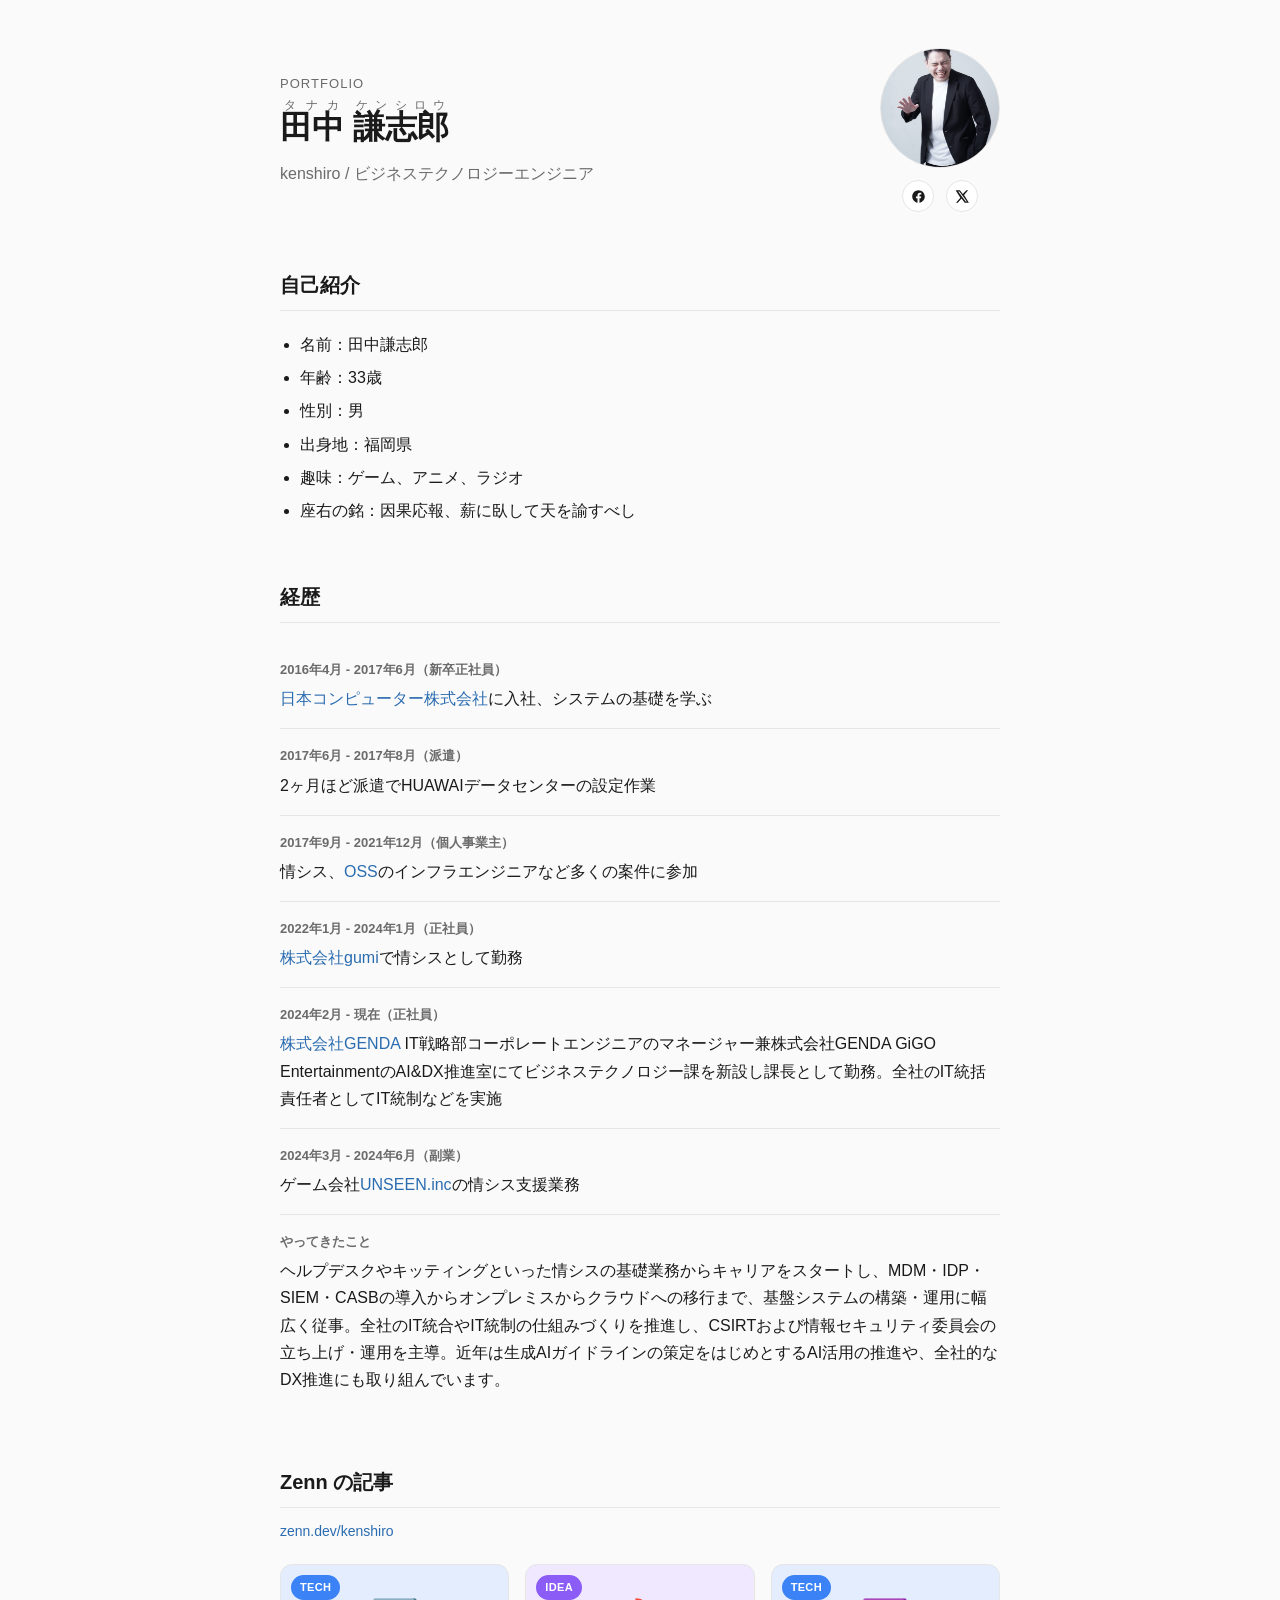
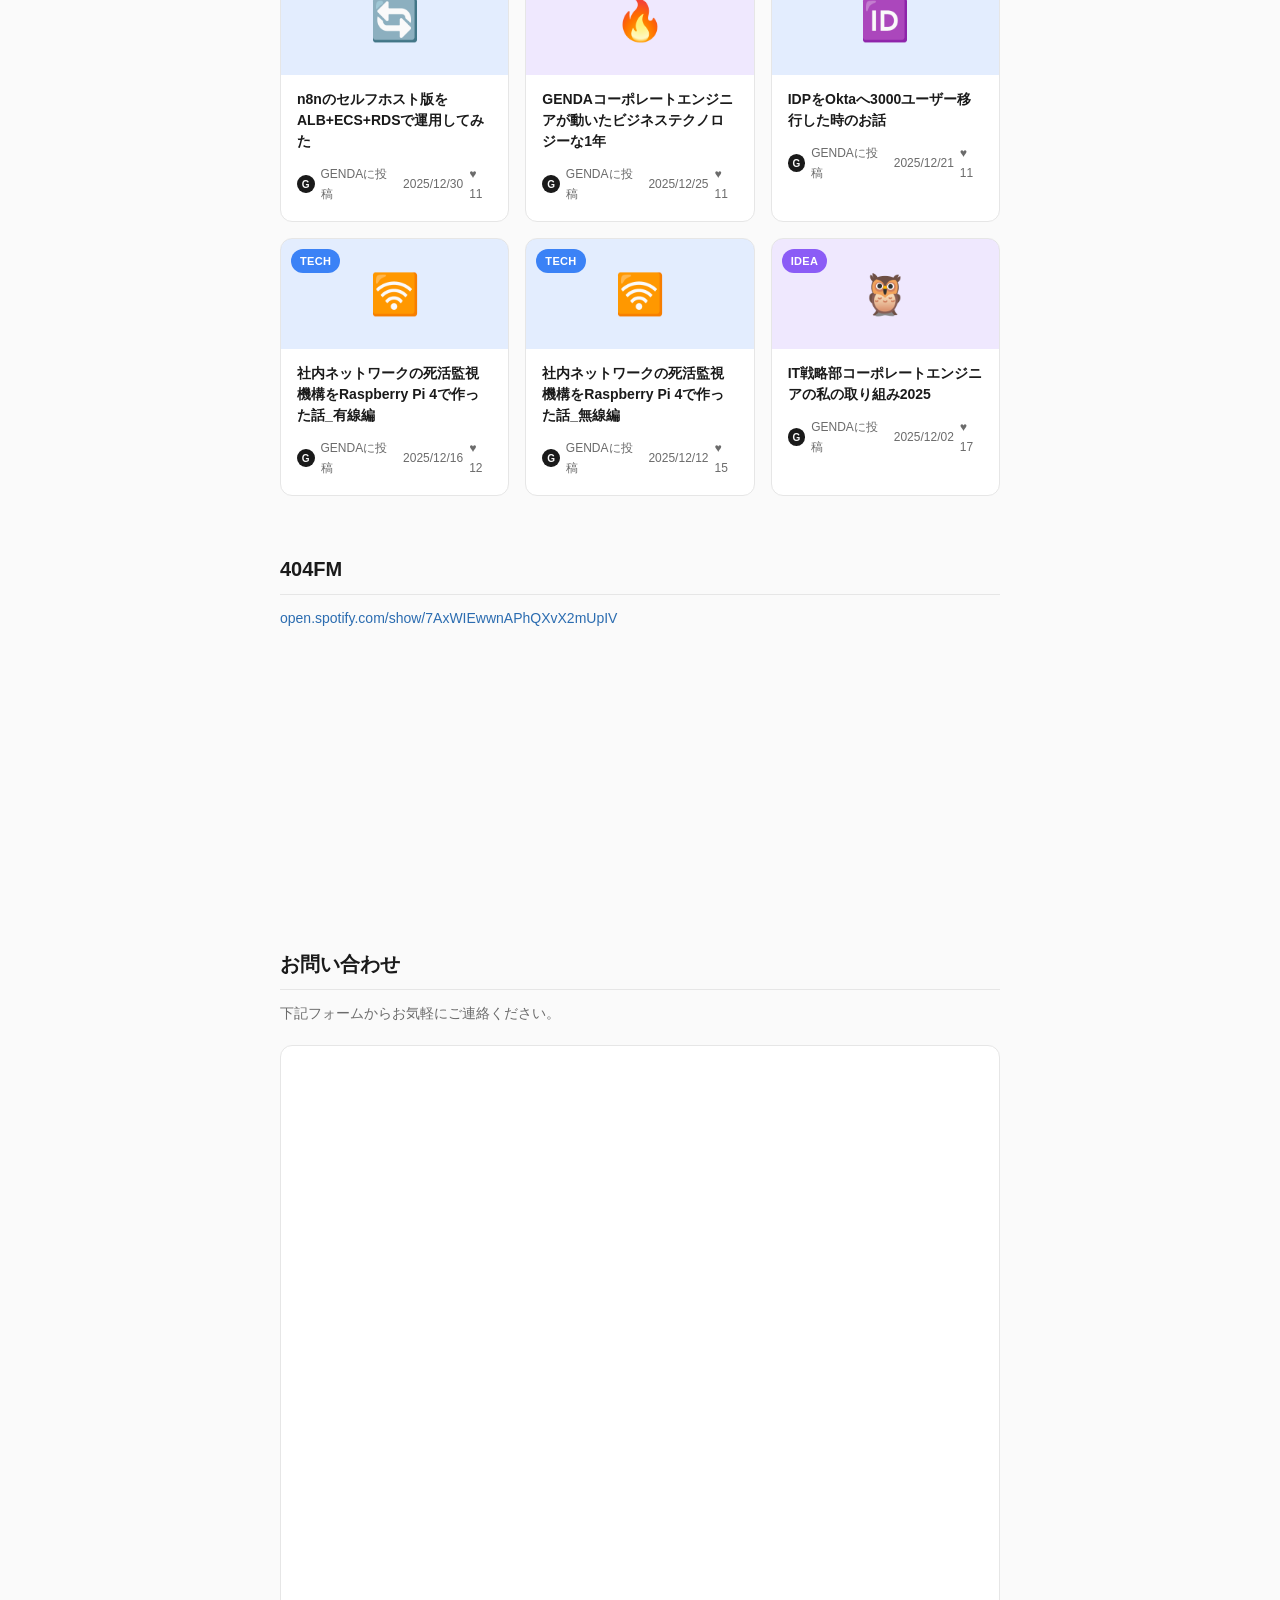
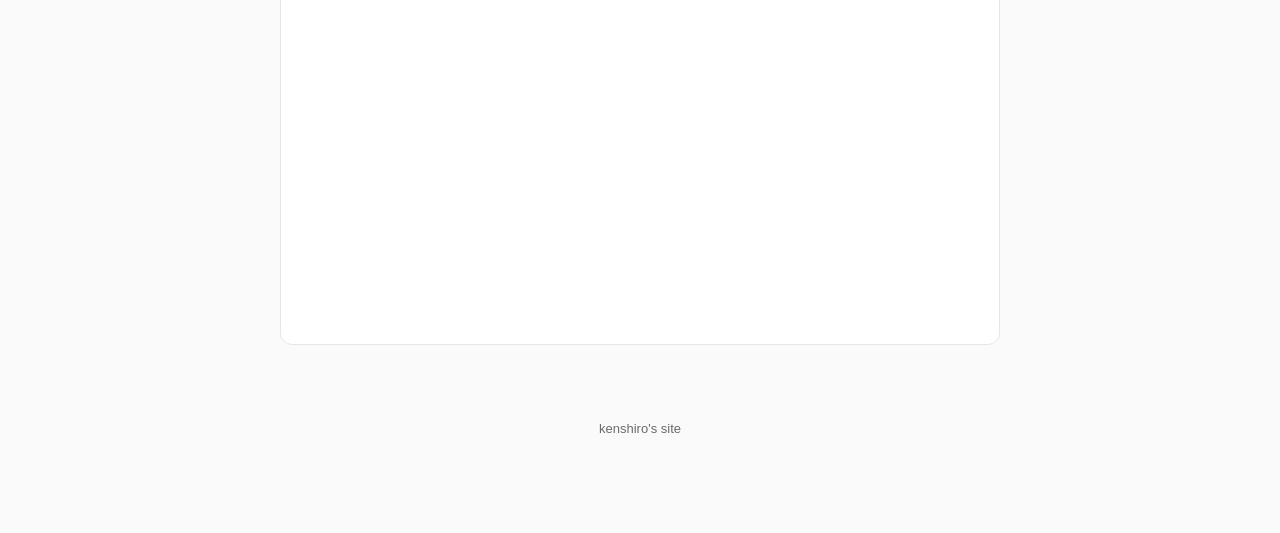
<file: index.html>
<!doctype html>
<html lang="ja">
<head>
<meta charset="utf-8">
<meta name="viewport" content="width=device-width, initial-scale=1.0">
<title>田中謙志郎 | kenshiro's site</title>
<meta name="description" content="田中謙志郎（kenshiro）のポートフォリオページです。">
<link rel="icon" type="image/png" href="images/favicon.png">
<link rel="stylesheet" href="styles.css?v=8">
</head>
<body>
    <div class="page">
        <header class="hero">
            <div class="hero-text">
                <p class="eyebrow">Portfolio</p>
                <h1><ruby>田中<rt>タナカ</rt></ruby> <ruby>謙志郎<rt>ケンシロウ</rt></ruby></h1>
                <p class="subtitle">kenshiro / ビジネステクノロジーエンジニア</p>
            </div>
            <div class="hero-photo-block">
                <img class="hero-photo" src="images/profile.jpg" alt="田中謙志郎のプロフィール写真">
                <ul class="social-links">
                    <li>
                        <a class="social-link" href="https://www.facebook.com/share/1beamQ2zwk/?mibextid=wwXIfr" target="_blank" rel="noopener" aria-label="Facebook">
                            <svg viewBox="0 0 24 24" fill="currentColor" aria-hidden="true"><path d="M22 12.06C22 6.5 17.52 2 12 2S2 6.5 2 12.06c0 5 3.66 9.15 8.44 9.94v-7.03H7.9v-2.91h2.54V9.85c0-2.51 1.49-3.9 3.77-3.9 1.09 0 2.24.2 2.24.2v2.46h-1.26c-1.24 0-1.63.77-1.63 1.56v1.89h2.78l-.44 2.91h-2.34V22c4.78-.79 8.44-4.94 8.44-9.94z"/></svg>
                        </a>
                    </li>
                    <li>
                        <a class="social-link" href="https://x.com/kensan_p" target="_blank" rel="noopener" aria-label="X (旧Twitter)" title="@kensan_p">
                            <svg viewBox="0 0 24 24" fill="currentColor" aria-hidden="true"><path d="M18.24 2H21l-6.5 7.43L22.2 22h-6.62l-5.18-6.77L4.4 22H1.62l6.96-7.95L1 2h6.78l4.68 6.19zm-1.16 18h1.84L7.02 3.9H5.06z"/></svg>
                        </a>
                    </li>
                </ul>
            </div>
        </header>

        <main>
            <section class="section">
                <h2>自己紹介</h2>
                <ul class="profile-list">
                    <li>名前：田中謙志郎</li>
                    <li>年齢：33歳</li>
                    <li>性別：男</li>
                    <li>出身地：福岡県</li>
                    <li>趣味：ゲーム、アニメ、ラジオ</li>
                    <li>座右の銘：因果応報、薪に臥して天を諭すべし</li>
                </ul>
            </section>

            <section class="section">
                <h2>経歴</h2>
                <ul class="timeline">
                    <li>
                        <span class="timeline-date">2016年4月 - 2017年6月（新卒正社員）</span>
                        <a href="https://www.nck.co.jp/" target="_blank" rel="noopener">日本コンピューター株式会社</a>に入社、システムの基礎を学ぶ
                    </li>
                    <li>
                        <span class="timeline-date">2017年6月 - 2017年8月（派遣）</span>
                        2ヶ月ほど派遣でHUAWAIデータセンターの設定作業
                    </li>
                    <li>
                        <span class="timeline-date">2017年9月 - 2021年12月（個人事業主）</span>
                        情シス、<a href="https://exastro-suite.github.io/it-automation-docs/install_ja.html" target="_blank" rel="noopener">OSS</a>のインフラエンジニアなど多くの案件に参加
                    </li>
                    <li>
                        <span class="timeline-date">2022年1月 - 2024年1月（正社員）</span>
                        <a href="https://gu3.co.jp/" target="_blank" rel="noopener">株式会社gumi</a>で情シスとして勤務
                    </li>
                    <li>
                        <span class="timeline-date">2024年2月 - 現在（正社員）</span>
                        <a href="https://genda.jp/" target="_blank" rel="noopener">株式会社GENDA</a> IT戦略部コーポレートエンジニアのマネージャー兼株式会社GENDA GiGO EntertainmentのAI&amp;DX推進室にてビジネステクノロジー課を新設し課長として勤務。全社のIT統括責任者としてIT統制などを実施
                    </li>
                    <li>
                        <span class="timeline-date">2024年3月 - 2024年6月（副業）</span>
                        ゲーム会社<a href="https://www.unseen-tokyo.com/" target="_blank" rel="noopener">UNSEEN.inc</a>の情シス支援業務
                    </li>
                    <li>
                        <span class="timeline-date">やってきたこと</span>
                        ヘルプデスクやキッティングといった情シスの基礎業務からキャリアをスタートし、MDM・IDP・SIEM・CASBの導入からオンプレミスからクラウドへの移行まで、基盤システムの構築・運用に幅広く従事。全社のIT統合やIT統制の仕組みづくりを推進し、CSIRTおよび情報セキュリティ委員会の立ち上げ・運用を主導。近年は生成AIガイドラインの策定をはじめとするAI活用の推進や、全社的なDX推進にも取り組んでいます。
                    </li>
                </ul>
            </section>

            <section class="section">
                <h2>Zenn の記事</h2>
                <p class="section-note">
                    <a href="https://zenn.dev/kenshiro" target="_blank" rel="noopener">zenn.dev/kenshiro</a>
                </p>
                <ul class="zenn-cards">
                    <li class="zenn-card">
                        <a href="https://zenn.dev/genda_jp/articles/96756fe1942ec3" target="_blank" rel="noopener">
                            <div class="zenn-card-media zenn-type-tech">
                                <span class="zenn-badge zenn-badge-tech">TECH</span>
                                <span class="zenn-card-emoji">🔄</span>
                            </div>
                            <div class="zenn-card-body">
                                <p class="zenn-card-title">n8nのセルフホスト版をALB+ECS+RDSで運用してみた</p>
                                <p class="zenn-card-meta">
                                    <span class="zenn-avatar">G</span>
                                    GENDAに投稿
                                    <span class="zenn-card-date">2025/12/30</span>
                                    <span class="zenn-card-likes">♥ 11</span>
                                </p>
                            </div>
                        </a>
                    </li>
                    <li class="zenn-card">
                        <a href="https://zenn.dev/genda_jp/articles/e08f3551ff853a" target="_blank" rel="noopener">
                            <div class="zenn-card-media zenn-type-idea">
                                <span class="zenn-badge zenn-badge-idea">IDEA</span>
                                <span class="zenn-card-emoji">🔥</span>
                            </div>
                            <div class="zenn-card-body">
                                <p class="zenn-card-title">GENDAコーポレートエンジニアが動いたビジネステクノロジーな1年</p>
                                <p class="zenn-card-meta">
                                    <span class="zenn-avatar">G</span>
                                    GENDAに投稿
                                    <span class="zenn-card-date">2025/12/25</span>
                                    <span class="zenn-card-likes">♥ 11</span>
                                </p>
                            </div>
                        </a>
                    </li>
                    <li class="zenn-card">
                        <a href="https://zenn.dev/genda_jp/articles/27fce587929f2d" target="_blank" rel="noopener">
                            <div class="zenn-card-media zenn-type-tech">
                                <span class="zenn-badge zenn-badge-tech">TECH</span>
                                <span class="zenn-card-emoji">🆔</span>
                            </div>
                            <div class="zenn-card-body">
                                <p class="zenn-card-title">IDPをOktaへ3000ユーザー移行した時のお話</p>
                                <p class="zenn-card-meta">
                                    <span class="zenn-avatar">G</span>
                                    GENDAに投稿
                                    <span class="zenn-card-date">2025/12/21</span>
                                    <span class="zenn-card-likes">♥ 11</span>
                                </p>
                            </div>
                        </a>
                    </li>
                    <li class="zenn-card">
                        <a href="https://zenn.dev/genda_jp/articles/80a4c75e6449c0" target="_blank" rel="noopener">
                            <div class="zenn-card-media zenn-type-tech">
                                <span class="zenn-badge zenn-badge-tech">TECH</span>
                                <span class="zenn-card-emoji">🛜</span>
                            </div>
                            <div class="zenn-card-body">
                                <p class="zenn-card-title">社内ネットワークの死活監視機構をRaspberry Pi 4で作った話_有線編</p>
                                <p class="zenn-card-meta">
                                    <span class="zenn-avatar">G</span>
                                    GENDAに投稿
                                    <span class="zenn-card-date">2025/12/16</span>
                                    <span class="zenn-card-likes">♥ 12</span>
                                </p>
                            </div>
                        </a>
                    </li>
                    <li class="zenn-card">
                        <a href="https://zenn.dev/genda_jp/articles/8ce9c2864ab055" target="_blank" rel="noopener">
                            <div class="zenn-card-media zenn-type-tech">
                                <span class="zenn-badge zenn-badge-tech">TECH</span>
                                <span class="zenn-card-emoji">🛜</span>
                            </div>
                            <div class="zenn-card-body">
                                <p class="zenn-card-title">社内ネットワークの死活監視機構をRaspberry Pi 4で作った話_無線編</p>
                                <p class="zenn-card-meta">
                                    <span class="zenn-avatar">G</span>
                                    GENDAに投稿
                                    <span class="zenn-card-date">2025/12/12</span>
                                    <span class="zenn-card-likes">♥ 15</span>
                                </p>
                            </div>
                        </a>
                    </li>
                    <li class="zenn-card">
                        <a href="https://zenn.dev/genda_jp/articles/e3fcc017975147" target="_blank" rel="noopener">
                            <div class="zenn-card-media zenn-type-idea">
                                <span class="zenn-badge zenn-badge-idea">IDEA</span>
                                <span class="zenn-card-emoji">🦉</span>
                            </div>
                            <div class="zenn-card-body">
                                <p class="zenn-card-title">IT戦略部コーポレートエンジニアの私の取り組み2025</p>
                                <p class="zenn-card-meta">
                                    <span class="zenn-avatar">G</span>
                                    GENDAに投稿
                                    <span class="zenn-card-date">2025/12/02</span>
                                    <span class="zenn-card-likes">♥ 17</span>
                                </p>
                            </div>
                        </a>
                    </li>
                </ul>
            </section>

            <section class="section">
                <h2>404FM</h2>
                <p class="section-note">
                    <a href="https://open.spotify.com/show/7AxWIEwwnAPhQXvX2mUpIV" target="_blank" rel="noopener">open.spotify.com/show/7AxWIEwwnAPhQXvX2mUpIV</a>
                </p>
                <iframe class="spotify-embed" src="https://open.spotify.com/embed/show/7AxWIEwwnAPhQXvX2mUpIV?utm_source=generator" loading="lazy" allow="autoplay; clipboard-write; encrypted-media; fullscreen; picture-in-picture"></iframe>
            </section>

            <section class="section">
                <h2>お問い合わせ</h2>
                <p class="section-note">下記フォームからお気軽にご連絡ください。</p>
                <iframe class="contact-form" src="https://docs.google.com/forms/d/e/1FAIpQLSchTpc1sLFEY0dXczaiZ11Mpa0hVo4xiJXlNwjXK0RmTIlO_Q/viewform?embedded=true" loading="lazy">読み込んでいます…</iframe>
            </section>
        </main>

        <footer class="footer">
            <p>kenshiro's site</p>
        </footer>
    </div>
</body>
</html>
</file>
<file: styles.css>
:root {
  --ink: #1a1a1a;
  --muted: #6b6b6b;
  --border: #e6e6e6;
  --accent: #2b6cb0;
  --bg: #fafafa;
  --card-bg: #ffffff;
}

* {
  box-sizing: border-box;
}

body {
  margin: 0;
  background: var(--bg);
  color: var(--ink);
  font-family: -apple-system, BlinkMacSystemFont, "Hiragino Sans", "Yu Gothic", sans-serif;
  line-height: 1.7;
}

a {
  color: var(--accent);
  text-decoration: none;
}

a:hover {
  text-decoration: underline;
}

.page {
  max-width: 760px;
  margin: 0 auto;
  padding: 48px 20px 80px;
}

.hero {
  display: flex;
  align-items: center;
  justify-content: space-between;
  gap: 24px;
  margin-bottom: 56px;
}

.eyebrow {
  margin: 0 0 4px;
  font-size: 13px;
  letter-spacing: 0.08em;
  text-transform: uppercase;
  color: var(--muted);
}

.hero h1 {
  margin: 0;
  font-size: 32px;
}

.hero h1 rt {
  font-size: 12px;
  font-weight: 400;
  color: var(--muted);
  letter-spacing: 0.05em;
}

.subtitle {
  margin: 6px 0 0;
  color: var(--muted);
}

.hero-photo-block {
  display: flex;
  flex-direction: column;
  align-items: center;
  gap: 12px;
  flex-shrink: 0;
}

.hero-photo {
  width: 120px;
  height: 120px;
  object-fit: cover;
  border-radius: 50%;
  border: 1px solid var(--border);
  flex-shrink: 0;
}

.hero-photo-block .social-links {
  justify-content: center;
}

.hero-photo-block .social-link {
  width: 32px;
  height: 32px;
}

.hero-photo-block .social-link svg {
  width: 15px;
  height: 15px;
}

.section {
  margin-bottom: 56px;
}

.section h2 {
  font-size: 20px;
  margin-bottom: 20px;
  padding-bottom: 8px;
  border-bottom: 1px solid var(--border);
}

.section-note {
  margin-top: -8px;
  margin-bottom: 20px;
  color: var(--muted);
  font-size: 14px;
}

.profile-list {
  margin: 0;
  padding-left: 20px;
}

.profile-list li {
  margin-bottom: 6px;
}

.timeline {
  list-style: none;
  margin: 0;
  padding: 0;
}

.timeline li {
  padding: 16px 0;
  border-bottom: 1px solid var(--border);
}

.timeline li:last-child {
  border-bottom: none;
}

.timeline-date {
  display: block;
  font-size: 13px;
  font-weight: 600;
  color: var(--muted);
  margin-bottom: 4px;
}

.zenn-cards {
  list-style: none;
  margin: 0;
  padding: 0;
  display: grid;
  grid-template-columns: repeat(auto-fill, minmax(220px, 1fr));
  gap: 16px;
}

.zenn-card {
  border: 1px solid var(--border);
  border-radius: 12px;
  overflow: hidden;
  background: var(--card-bg);
  transition: transform 0.15s ease, box-shadow 0.15s ease;
}

.zenn-card:hover {
  transform: translateY(-3px);
  box-shadow: 0 10px 20px rgba(0, 0, 0, 0.1);
}

.zenn-card a {
  display: block;
  color: var(--ink);
  text-decoration: none;
}

.zenn-card-media {
  position: relative;
  display: flex;
  align-items: center;
  justify-content: center;
  height: 110px;
}

.zenn-type-tech {
  background: rgba(59, 130, 246, 0.14);
}

.zenn-type-idea {
  background: rgba(139, 92, 246, 0.14);
}

.zenn-card-emoji {
  font-size: 40px;
}

.zenn-badge {
  position: absolute;
  top: 10px;
  left: 10px;
  padding: 3px 9px;
  border-radius: 999px;
  font-size: 11px;
  font-weight: 700;
  letter-spacing: 0.03em;
  color: #fff;
}

.zenn-badge-tech {
  background: #3b82f6;
}

.zenn-badge-idea {
  background: #8b5cf6;
}

.zenn-card-body {
  padding: 14px 16px 16px;
}

.zenn-card-title {
  margin: 0 0 12px;
  font-size: 14px;
  font-weight: 600;
  line-height: 1.5;
}

.zenn-card-meta {
  margin: 0;
  display: flex;
  align-items: center;
  gap: 6px;
  font-size: 12px;
  color: var(--muted);
}

.zenn-avatar {
  display: inline-flex;
  align-items: center;
  justify-content: center;
  width: 18px;
  height: 18px;
  border-radius: 50%;
  background: var(--ink);
  color: var(--bg);
  font-size: 10px;
  font-weight: 700;
}

.zenn-card-date {
  margin-left: auto;
}

.social-links {
  list-style: none;
  margin: 0;
  padding: 0;
  display: flex;
  gap: 12px;
}

.social-link {
  display: flex;
  align-items: center;
  justify-content: center;
  width: 44px;
  height: 44px;
  border-radius: 50%;
  border: 1px solid var(--border);
  background: var(--card-bg);
  color: var(--ink);
  transition: transform 0.15s ease, box-shadow 0.15s ease;
}

.social-link svg {
  width: 20px;
  height: 20px;
}

.social-link:hover {
  transform: translateY(-2px);
  box-shadow: 0 6px 14px rgba(0, 0, 0, 0.08);
}

.social-link.is-pending {
  opacity: 0.4;
  cursor: default;
}

.social-link.is-pending:hover {
  transform: none;
  box-shadow: none;
}

.contact-form {
  width: 100%;
  height: 900px;
  border: 1px solid var(--border);
  border-radius: 12px;
  background: #fff;
}

.spotify-embed {
  width: 100%;
  height: 232px;
  border: none;
  border-radius: 12px;
}

.footer {
  margin-top: 64px;
  text-align: center;
  color: var(--muted);
  font-size: 13px;
}

@media (max-width: 560px) {
  .hero {
    flex-direction: column-reverse;
    align-items: flex-start;
    text-align: left;
  }

  .hero-photo {
    width: 96px;
    height: 96px;
  }
}

@media (prefers-color-scheme: dark) {
  :root {
    --ink: #f0f0f0;
    --muted: #9a9a9a;
    --border: #2e2e2e;
    --accent: #6ea8e0;
    --bg: #121212;
    --card-bg: #1a1a1a;
  }

  .zenn-type-tech {
    background: rgba(59, 130, 246, 0.22);
  }

  .zenn-type-idea {
    background: rgba(139, 92, 246, 0.22);
  }
}
</file>
